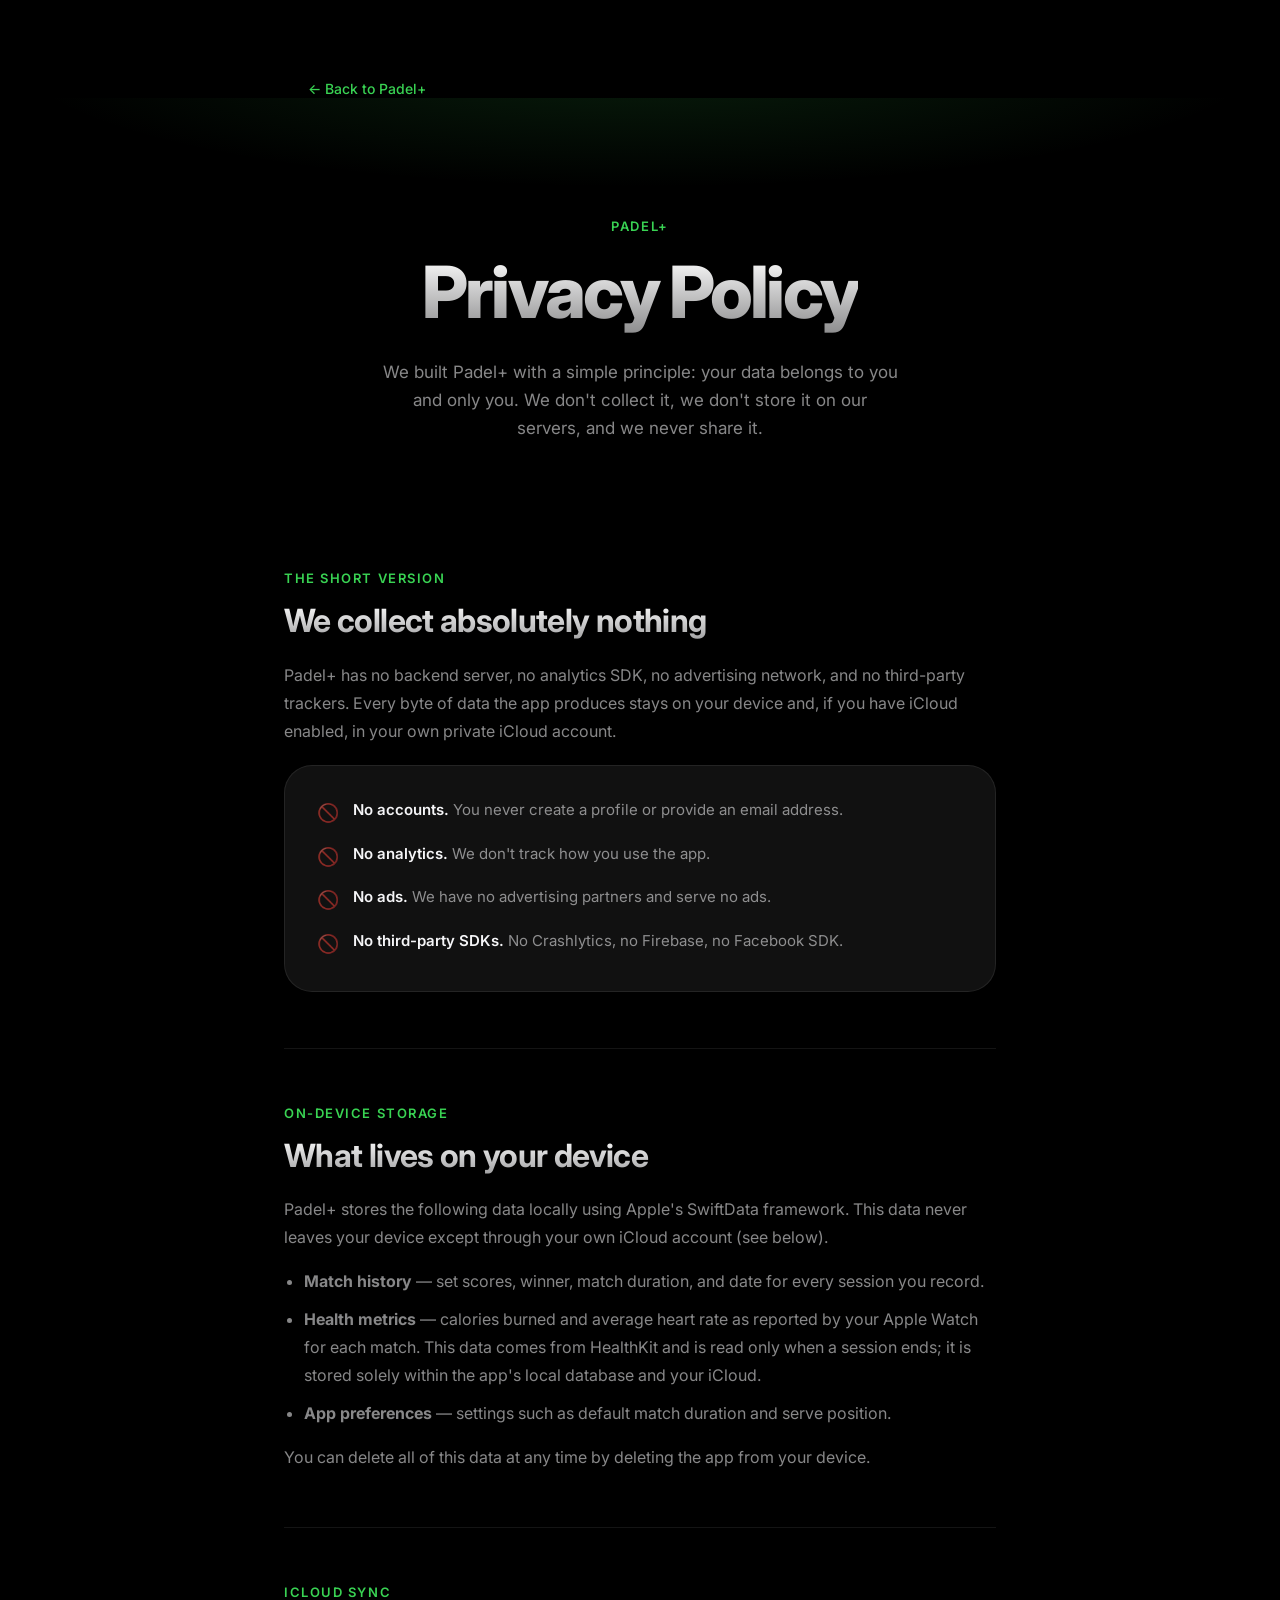
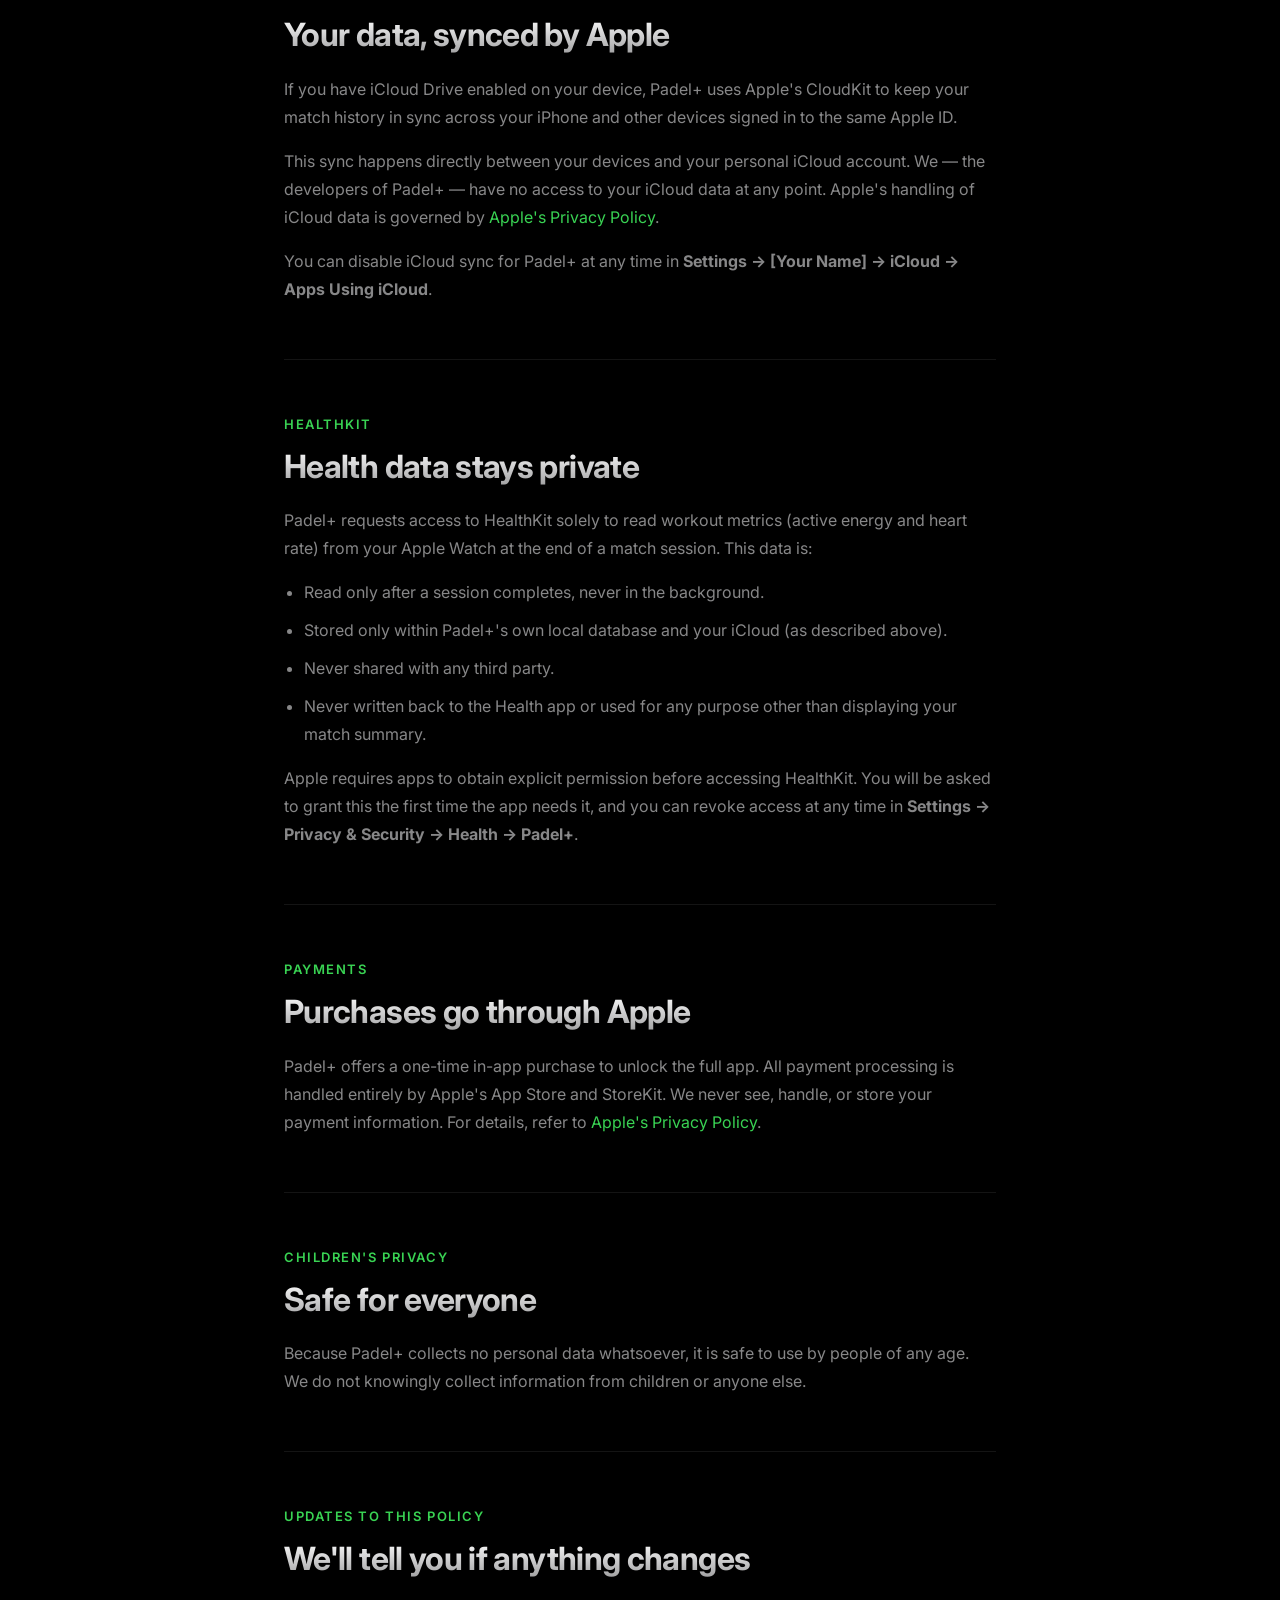
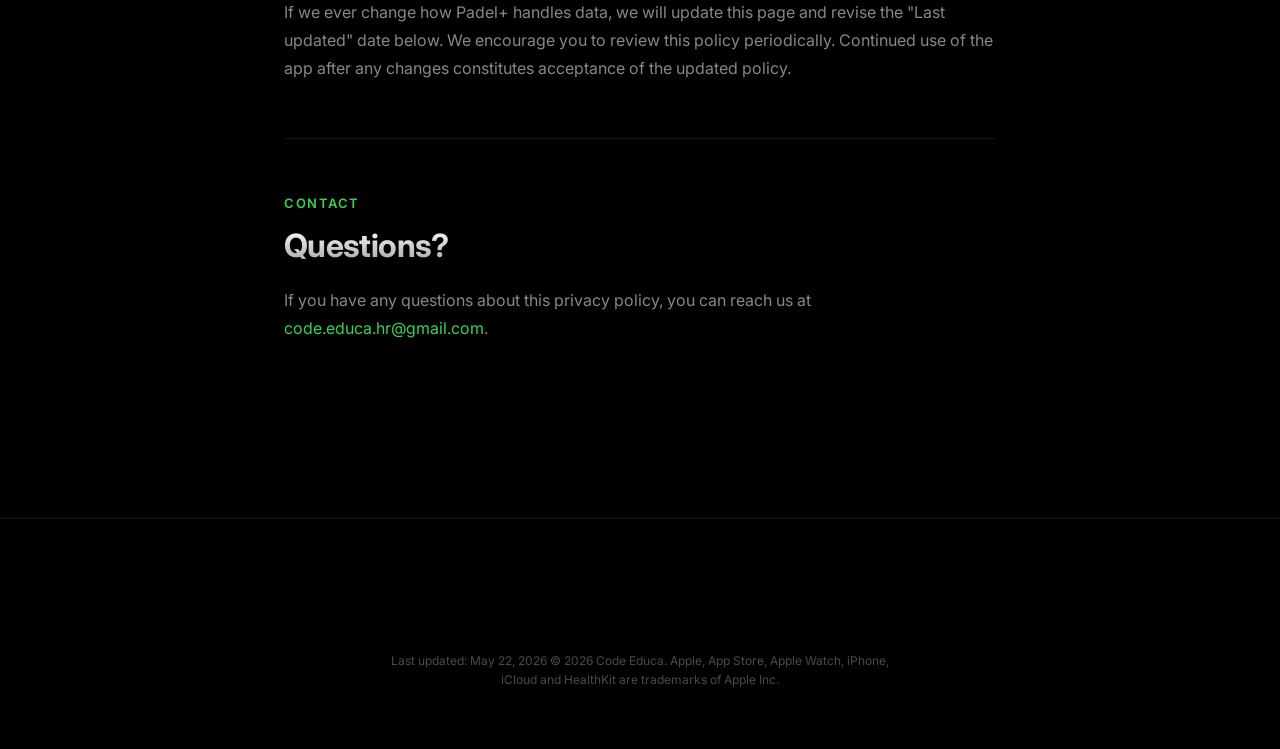
<file: web/privacy_policy.html>
<!DOCTYPE html>
<html lang="en">
<head>
  <meta charset="UTF-8" />
  <meta name="viewport" content="width=device-width, initial-scale=1.0" />
  <meta name="description" content="Padel+ Privacy Policy — we don't collect your data." />
  <title>Privacy Policy — Padel+</title>
  <link rel="preconnect" href="https://fonts.googleapis.com" />
  <link rel="preconnect" href="https://fonts.gstatic.com" crossorigin />
  <link href="https://fonts.googleapis.com/css2?family=Inter:wght@300;400;500;600;700;800;900&display=swap" rel="stylesheet" />
  <link rel="stylesheet" href="style.css" />
  <style>
    /* ── Privacy-page-specific overrides ── */
    .policy-hero {
      display: flex;
      flex-direction: column;
      align-items: center;
      text-align: center;
      padding: 120px 24px 72px;
      background: radial-gradient(ellipse 70% 45% at 50% -10%, rgba(57,211,83,0.15) 0%, transparent 70%);
    }

    .policy-hero__eyebrow {
      font-size: 13px;
      font-weight: 600;
      letter-spacing: 0.12em;
      text-transform: uppercase;
      color: var(--green);
      margin-bottom: 20px;
    }

    .policy-hero__title {
      font-size: clamp(40px, 7vw, 72px);
      font-weight: 800;
      letter-spacing: -0.04em;
      line-height: 1.05;
      background: linear-gradient(180deg, #ffffff 0%, rgba(245,245,247,0.55) 100%);
      -webkit-background-clip: text;
      -webkit-text-fill-color: transparent;
      background-clip: text;
      padding-bottom: 0.12em;
      margin-bottom: 20px;
    }

    .policy-hero__sub {
      font-size: 17px;
      color: var(--muted);
      max-width: 520px;
      line-height: 1.65;
    }

    /* ── Content area ── */
    .policy-content {
      max-width: 760px;
      margin: 0 auto;
      padding: 0 24px 120px;
    }

    .policy-section {
      padding: 56px 0;
      border-bottom: 1px solid var(--border);
    }

    .policy-section:last-child {
      border-bottom: none;
    }

    .policy-section__label {
      font-size: 13px;
      font-weight: 600;
      letter-spacing: 0.12em;
      text-transform: uppercase;
      color: var(--green);
      margin-bottom: 16px;
    }

    .policy-section__title {
      font-size: clamp(22px, 3.5vw, 32px);
      font-weight: 700;
      letter-spacing: -0.02em;
      line-height: 1.2;
      margin-bottom: 20px;
      background: linear-gradient(180deg, #ffffff 0%, rgba(245,245,247,0.65) 100%);
      -webkit-background-clip: text;
      -webkit-text-fill-color: transparent;
      background-clip: text;
    }

    .policy-section__body {
      font-size: 16px;
      line-height: 1.75;
      color: var(--muted);
      display: flex;
      flex-direction: column;
      gap: 16px;
    }

    .policy-section__body p { margin: 0; }

    .policy-section__body ul {
      padding-left: 20px;
      display: flex;
      flex-direction: column;
      gap: 10px;
    }

    .policy-card {
      background: var(--card);
      border: 1px solid var(--border);
      border-radius: var(--radius);
      padding: 32px;
      display: flex;
      flex-direction: column;
      gap: 14px;
    }

    .policy-card__row {
      display: flex;
      align-items: flex-start;
      gap: 14px;
      font-size: 15px;
      color: var(--muted);
      line-height: 1.6;
    }

    .policy-card__icon {
      font-size: 18px;
      flex-shrink: 0;
      margin-top: 1px;
    }

    .policy-card__text strong {
      color: var(--text);
      font-weight: 600;
    }

    /* ── Back link ── */
    .back-link {
      display: inline-flex;
      align-items: center;
      gap: 8px;
      font-size: 14px;
      font-weight: 500;
      color: var(--green);
      padding: 40px 24px 0;
      max-width: 760px;
      margin: 0 auto;
    }

    .back-link-wrap {
      max-width: 760px;
      margin: 0 auto;
      padding: 40px 24px 0;
    }

    @media (max-width: 600px) {
      .policy-section { padding: 40px 0; }
      .policy-card { padding: 24px; }
    }
  </style>
</head>
<body>

  <!-- ░░░  BACK LINK  ░░░ -->
  <div class="back-link-wrap">
    <a href="index.html" class="back-link">← Back to Padel+</a>
  </div>

  <!-- ░░░  HERO  ░░░ -->
  <section class="policy-hero">
    <p class="policy-hero__eyebrow">Padel+</p>
    <h1 class="policy-hero__title">Privacy Policy</h1>
    <p class="policy-hero__sub">We built Padel+ with a simple principle: your data belongs to you and only you. We don't collect it, we don't store it on our servers, and we never share it.</p>
  </section>

  <!-- ░░░  CONTENT  ░░░ -->
  <main class="policy-content">

    <!-- The short version -->
    <section class="policy-section">
      <p class="policy-section__label">The short version</p>
      <h2 class="policy-section__title">We collect absolutely nothing</h2>
      <div class="policy-section__body">
        <p>Padel+ has no backend server, no analytics SDK, no advertising network, and no third-party trackers. Every byte of data the app produces stays on your device and, if you have iCloud enabled, in your own private iCloud account.</p>
      </div>
      <br />
      <div class="policy-card">
        <div class="policy-card__row">
          <span class="policy-card__icon">🚫</span>
          <div class="policy-card__text"><strong>No accounts.</strong> You never create a profile or provide an email address.</div>
        </div>
        <div class="policy-card__row">
          <span class="policy-card__icon">🚫</span>
          <div class="policy-card__text"><strong>No analytics.</strong> We don't track how you use the app.</div>
        </div>
        <div class="policy-card__row">
          <span class="policy-card__icon">🚫</span>
          <div class="policy-card__text"><strong>No ads.</strong> We have no advertising partners and serve no ads.</div>
        </div>
        <div class="policy-card__row">
          <span class="policy-card__icon">🚫</span>
          <div class="policy-card__text"><strong>No third-party SDKs.</strong> No Crashlytics, no Firebase, no Facebook SDK.</div>
        </div>
      </div>
    </section>

    <!-- Data stored on device -->
    <section class="policy-section">
      <p class="policy-section__label">On-device storage</p>
      <h2 class="policy-section__title">What lives on your device</h2>
      <div class="policy-section__body">
        <p>Padel+ stores the following data locally using Apple's SwiftData framework. This data never leaves your device except through your own iCloud account (see below).</p>
        <ul>
          <li><strong>Match history</strong> — set scores, winner, match duration, and date for every session you record.</li>
          <li><strong>Health metrics</strong> — calories burned and average heart rate as reported by your Apple Watch for each match. This data comes from HealthKit and is read only when a session ends; it is stored solely within the app's local database and your iCloud.</li>
          <li><strong>App preferences</strong> — settings such as default match duration and serve position.</li>
        </ul>
        <p>You can delete all of this data at any time by deleting the app from your device.</p>
      </div>
    </section>

    <!-- iCloud -->
    <section class="policy-section">
      <p class="policy-section__label">iCloud sync</p>
      <h2 class="policy-section__title">Your data, synced by Apple</h2>
      <div class="policy-section__body">
        <p>If you have iCloud Drive enabled on your device, Padel+ uses Apple's CloudKit to keep your match history in sync across your iPhone and other devices signed in to the same Apple ID.</p>
        <p>This sync happens directly between your devices and your personal iCloud account. We — the developers of Padel+ — have no access to your iCloud data at any point. Apple's handling of iCloud data is governed by <a href="https://www.apple.com/legal/privacy/" target="_blank" rel="noopener" style="color: var(--green);">Apple's Privacy Policy</a>.</p>
        <p>You can disable iCloud sync for Padel+ at any time in <strong>Settings → [Your Name] → iCloud → Apps Using iCloud</strong>.</p>
      </div>
    </section>

    <!-- HealthKit -->
    <section class="policy-section">
      <p class="policy-section__label">HealthKit</p>
      <h2 class="policy-section__title">Health data stays private</h2>
      <div class="policy-section__body">
        <p>Padel+ requests access to HealthKit solely to read workout metrics (active energy and heart rate) from your Apple Watch at the end of a match session. This data is:</p>
        <ul>
          <li>Read only after a session completes, never in the background.</li>
          <li>Stored only within Padel+'s own local database and your iCloud (as described above).</li>
          <li>Never shared with any third party.</li>
          <li>Never written back to the Health app or used for any purpose other than displaying your match summary.</li>
        </ul>
        <p>Apple requires apps to obtain explicit permission before accessing HealthKit. You will be asked to grant this the first time the app needs it, and you can revoke access at any time in <strong>Settings → Privacy & Security → Health → Padel+</strong>.</p>
      </div>
    </section>

    <!-- In-app purchase -->
    <section class="policy-section">
      <p class="policy-section__label">Payments</p>
      <h2 class="policy-section__title">Purchases go through Apple</h2>
      <div class="policy-section__body">
        <p>Padel+ offers a one-time in-app purchase to unlock the full app. All payment processing is handled entirely by Apple's App Store and StoreKit. We never see, handle, or store your payment information. For details, refer to <a href="https://www.apple.com/legal/privacy/" target="_blank" rel="noopener" style="color: var(--green);">Apple's Privacy Policy</a>.</p>
      </div>
    </section>

    <!-- Children -->
    <section class="policy-section">
      <p class="policy-section__label">Children's privacy</p>
      <h2 class="policy-section__title">Safe for everyone</h2>
      <div class="policy-section__body">
        <p>Because Padel+ collects no personal data whatsoever, it is safe to use by people of any age. We do not knowingly collect information from children or anyone else.</p>
      </div>
    </section>

    <!-- Changes -->
    <section class="policy-section">
      <p class="policy-section__label">Updates to this policy</p>
      <h2 class="policy-section__title">We'll tell you if anything changes</h2>
      <div class="policy-section__body">
        <p>If we ever change how Padel+ handles data, we will update this page and revise the "Last updated" date below. We encourage you to review this policy periodically. Continued use of the app after any changes constitutes acceptance of the updated policy.</p>
      </div>
    </section>

    <!-- Contact -->
    <section class="policy-section">
      <p class="policy-section__label">Contact</p>
      <h2 class="policy-section__title">Questions?</h2>
      <div class="policy-section__body">
        <p>If you have any questions about this privacy policy, you can reach us at <a href="mailto:code.educa.hr@gmail.com" style="color: var(--green);">code.educa.hr@gmail.com</a>.</p>
      </div>
    </section>

  </main>

  <!-- ░░░  FOOTER  ░░░ -->
  <footer class="footer">
    <p class="footer__legal">Last updated: May 22, 2026 © 2026 Code Educa. Apple, App Store, Apple Watch, iPhone, iCloud and HealthKit are trademarks of Apple Inc.</p>
  </footer>

</body>
</html>
</file>
<file: web/style.css>
/* =============================================
   RESET & BASE
   ============================================= */
*, *::before, *::after { box-sizing: border-box; margin: 0; padding: 0; }

:root {
  --green:   #39d353;
  --yellow:  #f5c518;
  --bg:      #000000;
  --surface: #0a0a0a;
  --card:    #111111;
  --border:  rgba(255,255,255,0.08);
  --text:    #f5f5f7;
  --muted:   rgba(245,245,247,0.55);
  --font:    'Inter', -apple-system, BlinkMacSystemFont, 'SF Pro Display', sans-serif;
  --radius:  28px;
  --max:     1100px;
}

html { scroll-behavior: smooth; }

body {
  background: var(--bg);
  color: var(--text);
  font-family: var(--font);
  -webkit-font-smoothing: antialiased;
  overflow-x: hidden;
}

img { display: block; max-width: 100%; }
a   { text-decoration: none; }

.accent { color: var(--green); }

/* Reusable gradient text */
.gradient-text {
  background: linear-gradient(180deg, #ffffff 0%, rgba(245,245,247,0.55) 100%);
  -webkit-background-clip: text;
  -webkit-text-fill-color: transparent;
  background-clip: text;
}

/* =============================================
   HERO
   ============================================= */
.hero {
  display: flex;
  flex-direction: column;
  align-items: center;
  text-align: center;
  padding: 120px 24px 80px;
  background: radial-gradient(ellipse 80% 50% at 50% -10%, rgba(57,211,83,0.18) 0%, transparent 70%);
}

.hero__eyebrow {
  font-size: clamp(40px, 6vw, 32px);
  font-weight: 700;
  letter-spacing: -0.02em;
  line-height: 1.15;
  background: linear-gradient(180deg, #ffffff 0%, rgba(245,245,247,0.5) 100%);
  -webkit-background-clip: text;
  -webkit-text-fill-color: transparent;
  background-clip: text;
  margin-bottom: 14px;
}

.hero__title {
  font-size: clamp(64px, 12vw, 120px);
  font-weight: 800;
  letter-spacing: -0.04em;
  line-height: 1;
  margin-bottom: 48px;
  background: linear-gradient(180deg, var(--green) 0%, #1a7a2e 100%);
  -webkit-background-clip: text;
  -webkit-text-fill-color: transparent;
  background-clip: text;
}
}

.hero__icon-wrap {
  position: relative;
  margin-bottom: 0;
  padding-bottom: 56px;
}

.hero__icon-wrap::before {
  content: '';
  position: absolute;
  inset: -40px;
  border-radius: 50%;
  //background: radial-gradient(circle, rgba(57,211,83,0.25) 0%, transparent 50%);
  pointer-events: none;
}

.hero__icon {
  width: 120px;
  height: 120px;
  border-radius: 26px;
  box-shadow: 0 32px 80px rgba(57,211,83,0.3), 0 8px 24px rgba(0,0,0,0.6);
  position: relative;
}

.badge {
  height: 48px;
  width: auto;
  transition: transform 0.2s ease, opacity 0.2s ease;
}
.badge:hover { transform: scale(1.05); opacity: 1; }
.badge--large { height: 56px; }

.hero__cta { display: inline-block; margin-top: 40px; }

/* =============================================
   DIVIDER
   ============================================= */
.features {
  max-width: var(--max);
  margin: 0 auto;
  padding: 40px 24px 0;
  display: flex;
  flex-direction: column;
  gap: 0;
}

/* =============================================
   FEATURE ROWS
   ============================================= */
.feature {
  display: grid;
  grid-template-columns: 1fr 1fr;
  align-items: center;
  gap: 64px;
  padding: 100px 0;
  border-bottom: 1px solid var(--border);
}
.feature:last-child { border-bottom: none; }

.feature--reverse { direction: rtl; }
.feature--reverse > * { direction: ltr; }

/* Media side */
.feature__media {
  position: relative;
  display: flex;
  justify-content: center;
  align-items: center;
}

.feature__glow {
  position: absolute;
  width: 340px;
  height: 340px;
  border-radius: 50%;
  filter: blur(80px);
  opacity: 0.35;
  pointer-events: none;
  z-index: 0;
}
.feature__glow--green  { background: var(--green); }
.feature__glow--yellow { background: var(--yellow); }

.feature__screenshot {
  position: relative;
  z-index: 1;
  border-radius: 36px;
  box-shadow: 0 40px 100px rgba(0,0,0,0.7), 0 0 0 1px rgba(255,255,255,0.06);
  transition: transform 0.5s cubic-bezier(0.25,0.46,0.45,0.94);
}
.feature__screenshot:hover { transform: translateY(-8px) scale(1.02); }

.feature__screenshot--phone    { width: 260px; }
.feature__screenshot--watch    { width: 280px; border-radius: 42px; }
.feature__screenshot--landscape { width: 100%; max-width: 380px; border-radius: 24px; }

/* Copy side */
.feature__copy {
  display: flex;
  flex-direction: column;
  gap: 16px;
}

.feature__label {
  font-size: 13px;
  font-weight: 600;
  letter-spacing: 0.12em;
  text-transform: uppercase;
  color: var(--green);
}

.feature--reverse .feature__label,
.feature--reverse:nth-child(even) .feature__label { color: var(--yellow); }

.feature__title {
  font-size: clamp(32px, 4.5vw, 52px);
  font-weight: 700;
  letter-spacing: -0.03em;
  line-height: 1.1;
  background: linear-gradient(180deg, #ffffff 0%, rgba(245,245,247,0.5) 100%);
  -webkit-background-clip: text;
  -webkit-text-fill-color: transparent;
  background-clip: text;
}

.feature__desc {
  font-size: clamp(15px, 1.6vw, 18px);
  font-weight: 400;
  line-height: 1.65;
  color: var(--muted);
  max-width: 420px;
}

/* =============================================
   PRICING BANNER
   ============================================= */
.pricing {
  text-align: center;
  padding: 120px 24px;
  background: radial-gradient(ellipse 70% 60% at 50% 100%, rgba(57,211,83,0.12) 0%, transparent 70%);
  border-top: 1px solid var(--border);
}

.pricing__sub {
  font-size: 16px;
  font-weight: 500;
  color: var(--green);
  letter-spacing: 0.04em;
  text-transform: uppercase;
  margin-bottom: 20px;
}

.pricing__title {
  font-size: clamp(36px, 6vw, 72px);
  font-weight: 800;
  letter-spacing: -0.04em;
  line-height: 1.1;
  margin-bottom: 24px;
  background: linear-gradient(180deg, #ffffff 0%, rgba(245,245,247,0.5) 100%);
  -webkit-background-clip: text;
  -webkit-text-fill-color: transparent;
  background-clip: text;
}

.pricing__note {
  font-size: 16px;
  color: var(--muted);
  font-weight: 400;
}

/* Keep accent spans visible inside gradient text parents */
.pricing__title .accent,
.hero__title .accent {
  background: linear-gradient(180deg, var(--green) 0%, #1a7a2e 100%);
  -webkit-background-clip: text;
  -webkit-text-fill-color: transparent;
  background-clip: text;
}

/* =============================================
   FOOTER
   ============================================= */
.footer {
  text-align: center;
  padding: 100px 24px 60px;
  display: flex;
  flex-direction: column;
  align-items: center;
  gap: 16px;
  border-top: 1px solid var(--border);
}

.footer__title {
  font-size: clamp(22px, 3vw, 32px);
  font-weight: 700;
  letter-spacing: -0.02em;
}

.footer__sub {
  font-size: 16px;
  color: var(--muted);
  margin-bottom: 8px;
}

.footer__legal {
  margin-top: 32px;
  font-size: 12px;
  color: rgba(245,245,247,0.3);
  max-width: 500px;
  line-height: 1.6;
}

/* =============================================
   RESPONSIVE
   ============================================= */
@media (max-width: 768px) {
  .feature,
  .feature--reverse {
    grid-template-columns: 1fr;
    direction: ltr;
    gap: 40px;
    padding: 72px 0;
    text-align: center;
  }

  .feature--reverse { flex-direction: column-reverse; }

  .feature__media { order: -1; }

  .feature__copy { align-items: center; }

  .feature__desc { max-width: 100%; }

  .feature__screenshot--phone    { width: 200px; }
  .feature__screenshot--watch    { width: 220px; }
  .feature__screenshot--landscape { max-width: 320px; }

  .hero { padding: 80px 24px 60px; }

  .feature__glow { width: 240px; height: 240px; }
}

@media (max-width: 480px) {
  .feature__screenshot--phone    { width: 160px; }
  .feature__screenshot--watch    { width: 180px; }
}
</file>
